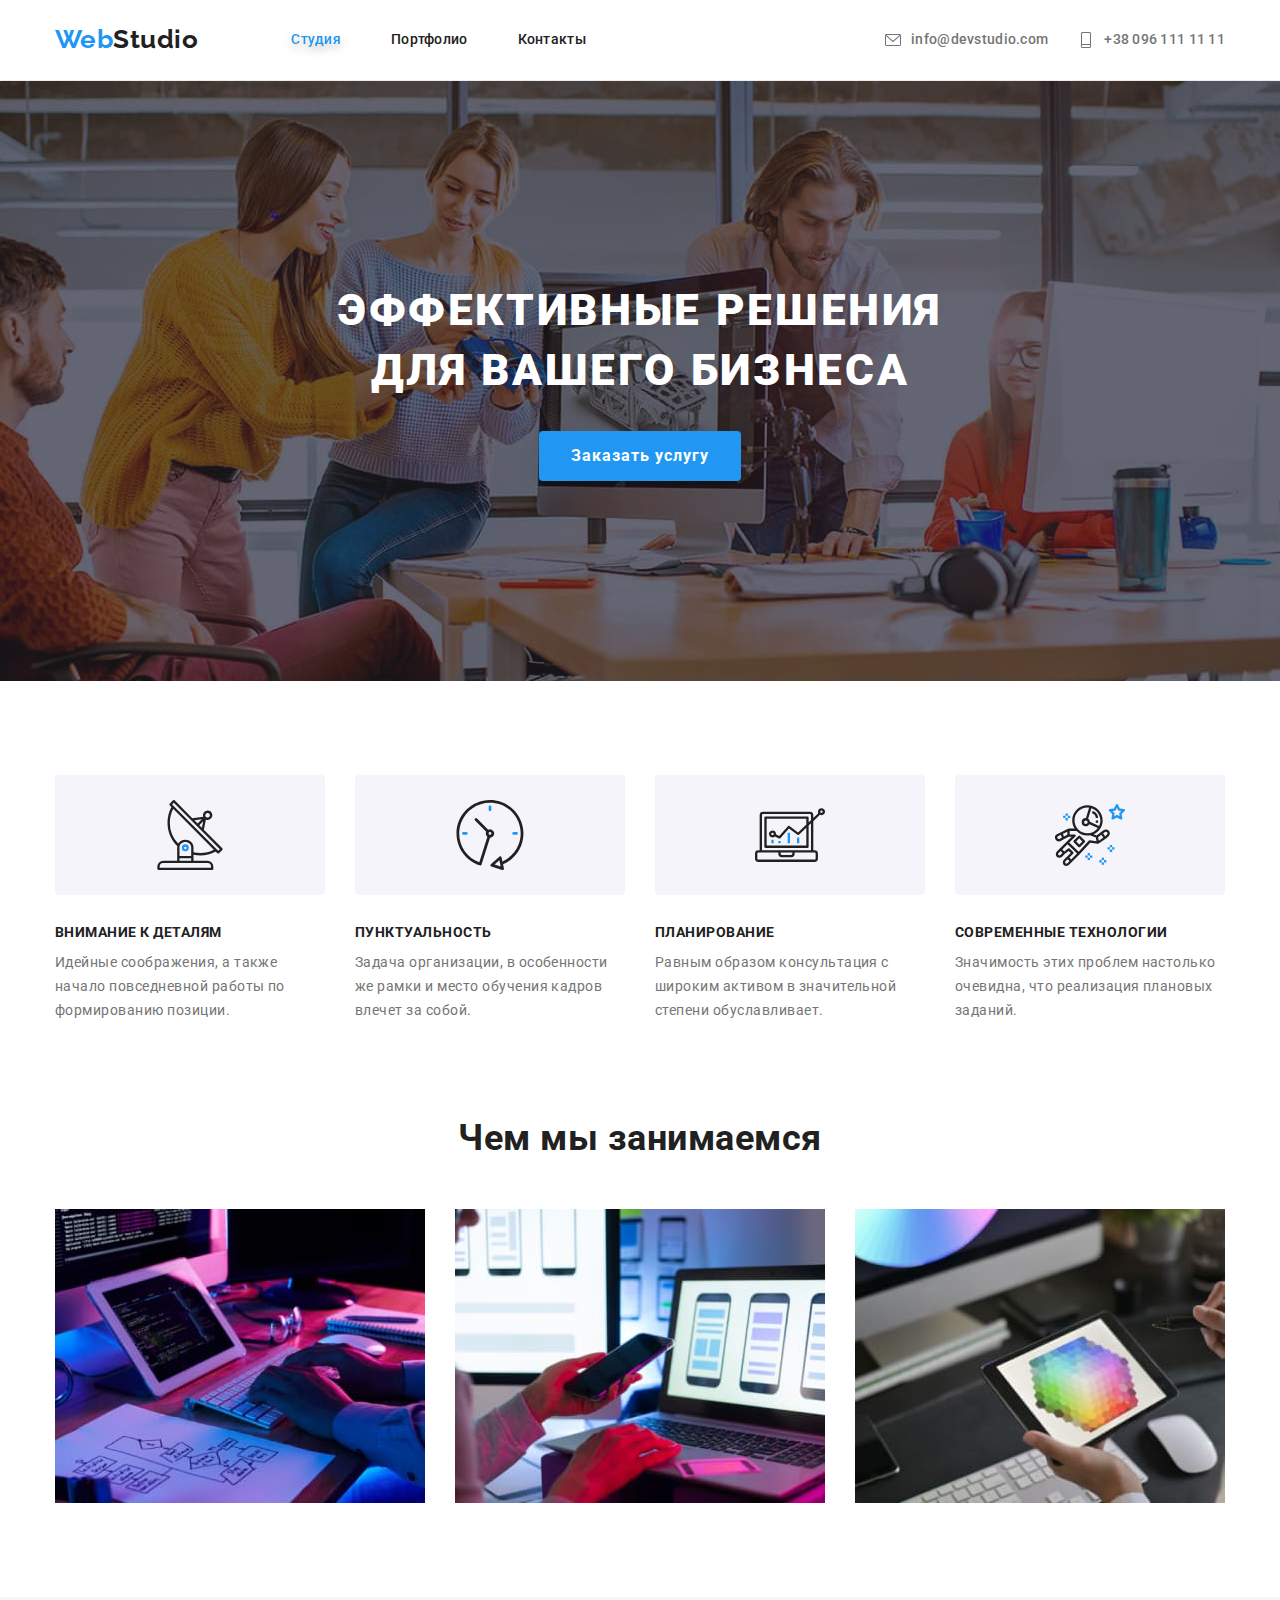
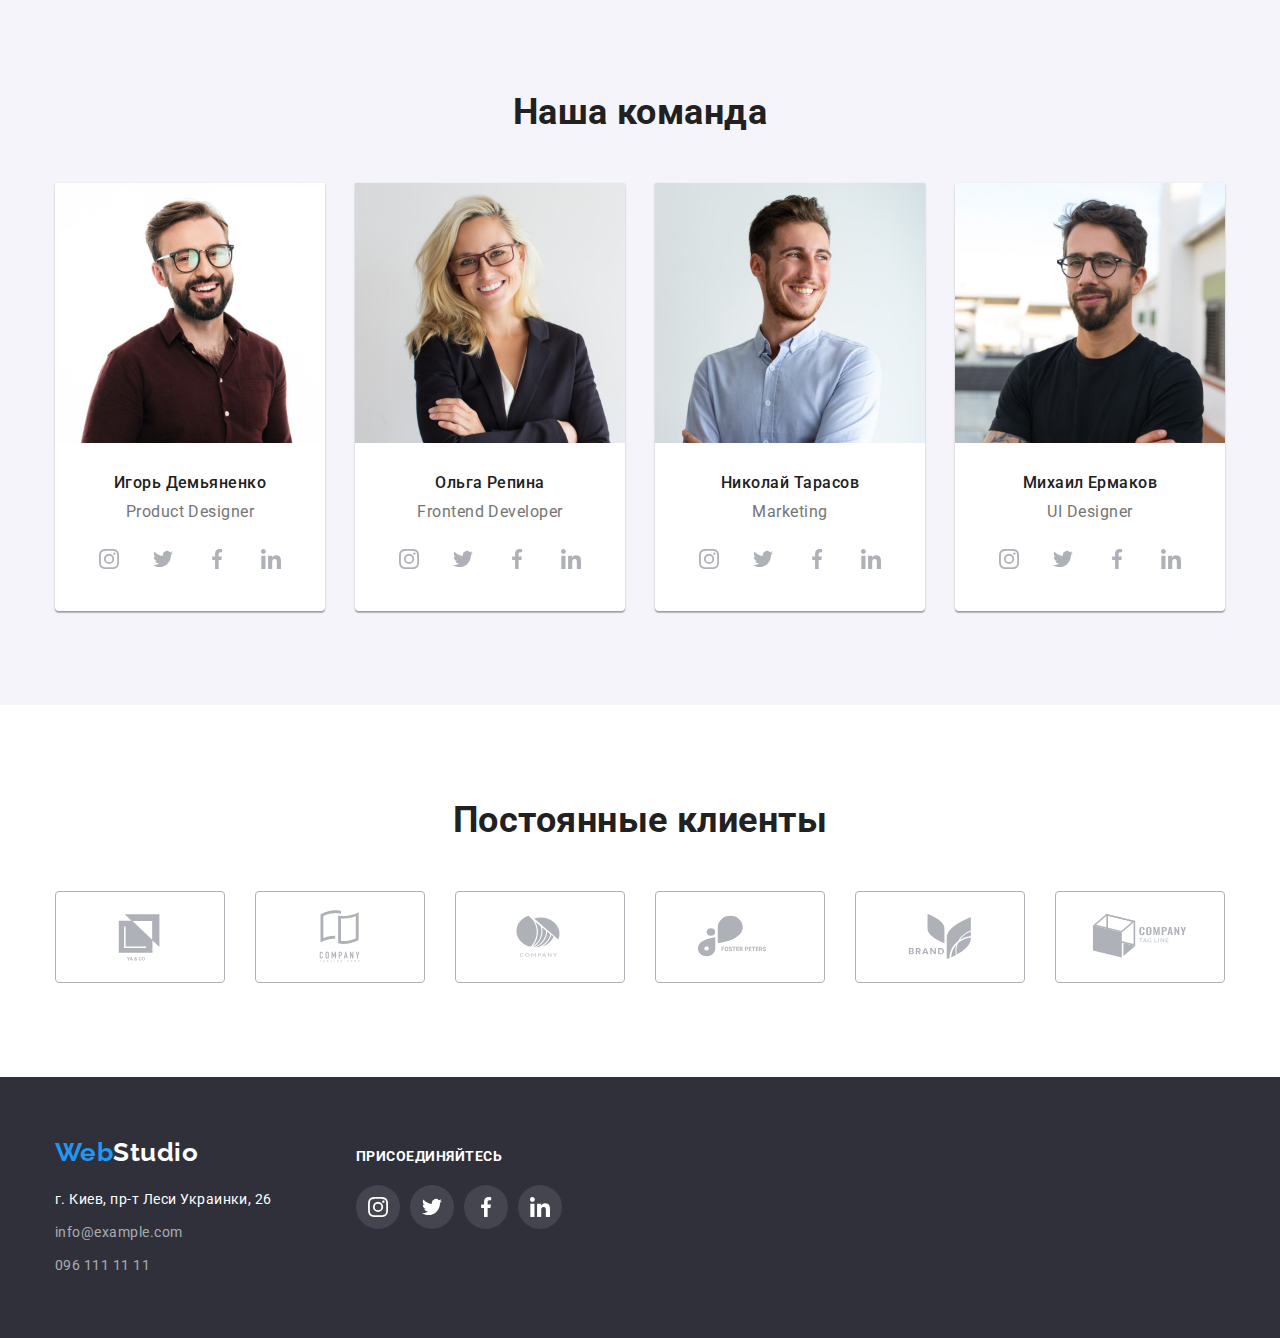
<file: index.html>
<!DOCTYPE html>
<html lang="ru">
  <head>
    <meta charset="UTF-8" />
    <meta http-equiv="X-UA-Compatible" content="IE=edge" />
    <meta name="viewport" content="width=device-width, initial-scale=1.0" />
    <title>Главная</title>
    <link href="https://fonts.googleapis.com/css2?family=Raleway:wght@700&family=Roboto:wght@400;500;700;900&display=swap"
      rel="stylesheet">
    <link rel="stylesheet" href="https://cdnjs.cloudflare.com/ajax/libs/modern-normalize/1.1.0/modern-normalize.min.css" />
    <link rel="stylesheet" href="./css/styles.css" />
  </head>

  <body>
    <!-- Верхняя линия -->
    <header class="top">
      <div class="container main-nav">
      <a href="./" class="link">Web<span class="studio">Studio</span></a>

      <nav >
        <ul class="site-nav list">
          <li class="item"><a href="./" class="current link">Студия</a></li>
          <li class="item"><a href="./portfolio.html" class="link">Портфолио</a></li>
          <li class="item"><a href="" class="link">Контакты</a></li>
        </ul>
      </nav>

      <ul class="contacts list">
        <li class="items">
          <a href="mailto:info@devstudio.com" class="icon link">
            <svg width="16px" height="16px" class="icon-picture">
            <use href="./images/icons.svg#envelope">
            </use>
          </svg>
          info@devstudio.com
        </a>
        </li>
        <li class="items">
          <a href="tel:+380961111111" class="icon link">
            <svg width="16px" height="16px" class="icon-picture">
              <use href="./images/icons.svg#phone">
              </use>
            </svg>
            +38 096 111 11 11
          </a>
        </li>
      </ul>
      </div>
    </header>

    <main>
      <!--Шапка-->
      <section class="head">
        <div class="container">
        <h1 class="head-title">Эффективные решения для вашего бизнеса</h1>
        <button type="button" class="head-button">Заказать услугу</button>
        </div>
      </section>

      <!--Особенности-->
      <section class="features section">
        <div class="container">
        <h2 class="visually-hidden">Особенности</h2>
        <ul class="features-list list">
          <li class="item">
            <div class="features-icon-background">
            <svg class="features-icon" width="70px" height="70px">
              <use href="./images/icons.svg#antenna"></use>
            </svg>
            </div>
            <h3 class="features-title">Внимание к деталям</h3>
            <p class="features-title-text">
              Идейные соображения, а также начало повседневной работы по
              формированию позиции.
            </p>
          </li>
          <li class="item">
            <div class="features-icon-background">
              <svg class="features-icon" width="70px" height="70px">
                <use href="./images/icons.svg#clock"></use>
              </svg>
            </div>
            <h3 class="features-title">Пунктуальность</h3>
            <p class="features-title-text">
              Задача организации, в особенности же рамки и место обучения кадров
              влечет за собой.
            </p>
          </li>
          <li class="item">
            <div class="features-icon-background">
              <svg class="features-icon" width="70px" height="70px">
                <use href="./images/icons.svg#diagram"></use>
              </svg>
            </div>
            <h3 class="features-title">Планирование</h3>
            <p class="features-title-text">
              Равным образом консультация с широким активом в значительной
              степени обуславливает.
            </p>
          </li>
          <li class="item">
            <div class="features-icon-background">
            <svg class="features-icon" width="70px" height="70px">
              <use href="./images/icons.svg#astronaut"></use>
            </svg>
          </div>
            <h3 class="features-title">Современные технологии</h3>
            <p class="features-title-text">
              Значимость этих проблем настолько очевидна, что реализация
              плановых заданий.
            </p>
          </li>
        </ul>
        </div>
      </section>

      <!--Чем мы занимаемся-->
      <section class="work section">
        <div class="container">
        <h2 class="work-title">Чем мы занимаемся</h2>
        <ul class="work-list list">
          <li class="item">
            <img src="./images/imga.jpg" alt="Структура сайта" width="370" />
          </li>
          <li class="item">
            <img
              src="./images/imgb.jpg"
              alt="Мобильные приложения"
              width="370"
            />
          </li>
          <li class="item">
            <img src="./images/imgc.jpg" alt="Оформление" width="370" />
          </li>
        </ul>
        </div>
      </section>

      <!--Наша команда-->
      <section class="team section">
        <div class="container">
        <h2 class="team-title">Наша команда</h2>
        <ul class="team-list list">
          <li class="item">
            <img src="images/photoa.jpg" alt="Photo 1" width="270" />
            <div class="item-bottom">
            <h3 class="team-title-name">Игорь Демьяненко</h3>
            <p lang="en" class="team-title-profession">Product Designer</p>
            <ul class="list-of-icons">
              <li class="list-of-icons-item list">
                <a class="icon-link link" href="">
            <svg class="item-bottom icon" width="20px" height="20px">
              <use href="./images/icons.svg#instagram"></use>
            </svg>
            </a>
            </li>
            <li class="list-of-icons-item list">
              <a href="" class="icon-link link">
              <svg class="item-bottom icon" width="20px" height="20px">
                <use href="./images/icons.svg#twitter"></use>
              </svg>
              </a>
            </li>
            <li class="list-of-icons-item list">
              <a href="" class="icon-link link">
              <svg class="item-bottom icon" width="20px" height="20px">
                <use href="./images/icons.svg#facebook"></use>
              </svg>
              </a>
            </li>
            <li class="list-of-icons-item list">
              <a href="" class="icon-link link">
              <svg class="item-bottom icon" width="20px" height="20px">
                <use href="./images/icons.svg#linkedin"></use>
              </svg>
              </a>
            </li>
            </ul>
          </div>
          </li>
          <li class="item">
            <img src="images/photob.jpg" alt="Photo 2" width="270" />
            <div class="item-bottom">
            <h3 class="team-title-name">Ольга Репина</h3>
            <p  lang="en" class="team-title-profession">Frontend Developer</p>
            <ul class="list-of-icons">
              <li class="list-of-icons-item list">
                <a class="icon-link link" href="">
                  <svg class="item-bottom icon" width="20px" height="20px">
                    <use href="./images/icons.svg#instagram"></use>
                  </svg>
                </a>
              </li>
              <li class="list-of-icons-item list">
                <a href="" class="icon-link link">
                  <svg class="item-bottom icon" width="20px" height="20px">
                    <use href="./images/icons.svg#twitter"></use>
                  </svg>
                </a>
              </li>
              <li class="list-of-icons-item list">
                <a href="" class="icon-link link">
                  <svg class="item-bottom icon" width="20px" height="20px">
                    <use href="./images/icons.svg#facebook"></use>
                  </svg>
                </a>
              </li>
              <li class="list-of-icons-item list">
                <a href="" class="icon-link link">
                  <svg class="item-bottom icon" width="20px" height="20px">
                    <use href="./images/icons.svg#linkedin"></use>
                  </svg>
                </a>
              </li>
            </ul>
            </div>
          </li>
          <li class="item">
            <img src="images/photoc.jpg" alt="Photo 3" width="270" />
            <div class="item-bottom">
            <h3 class="team-title-name">Николай Тарасов</h3>
            <p lang="en" class="team-title-profession">Marketing</p>
            <ul class="list-of-icons">
              <li class="list-of-icons-item list">
                <a class="icon-link link" href="">
                  <svg class="item-bottom icon" width="20px" height="20px">
                    <use href="./images/icons.svg#instagram"></use>
                  </svg>
                </a>
              </li>
              <li class="list-of-icons-item list">
                <a href="" class="icon-link link">
                  <svg class="item-bottom icon" width="20px" height="20px">
                    <use href="./images/icons.svg#twitter"></use>
                  </svg>
                </a>
              </li>
              <li class="list-of-icons-item list">
                <a href="" class="icon-link link">
                  <svg class="item-bottom icon" width="20px" height="20px">
                    <use href="./images/icons.svg#facebook"></use>
                  </svg>
                </a>
              </li>
              <li class="list-of-icons-item list">
                <a href="" class="icon-link link">
                  <svg class="item-bottom icon" width="20px" height="20px">
                    <use href="./images/icons.svg#linkedin"></use>
                  </svg>
                </a>
              </li>
            </ul>
            </div>
          </li>
          <li class="item">
            <img src="images/photod.jpg" alt="Photo 4" width="270" />
            <div class="item-bottom">
            <h3 class="team-title-name">Михаил Ермаков</h3>
            <p lang="en" class="team-title-profession">UI Designer</p>
            <ul class="list-of-icons">
              <li class="list-of-icons-item list">
                <a class="icon-link link" href="">
                  <svg class="item-bottom icon" width="20px" height="20px">
                    <use href="./images/icons.svg#instagram"></use>
                  </svg>
                </a>
              </li>
              <li class="list-of-icons-item list">
                <a href="" class="icon-link link">
                  <svg class="item-bottom icon" width="20px" height="20px">
                    <use href="./images/icons.svg#twitter"></use>
                  </svg>
                </a>
              </li>
              <li class="list-of-icons-item list">
                <a href="" class="icon-link link">
                  <svg class="item-bottom icon" width="20px" height="20px">
                    <use href="./images/icons.svg#facebook"></use>
                  </svg>
                </a>
              </li>
              <li class="list-of-icons-item list">
                <a href="" class="icon-link link">
                  <svg class="item-bottom icon" width="20px" height="20px">
                    <use href="./images/icons.svg#linkedin"></use>
                  </svg>
                </a>
              </li>
            </ul>
            </div>
          </li>
        </ul>
        </div>
      </section>

      <section class="section clients">
        <div class="container">
<h2 class="clients-title">Постоянные клиенты</h2>
<ul class="clients-list list">
  <li class="item">
    <a href="" class="item-box">
    <svg class="clients-icon" width="106px" height="60px">
      <use href="./images/icons.svg#Logo1"></use>
    </svg>
    </a>
  </li>
  <li class="item">
    <a href="" class="item-box">
    <svg class="clients-icon" width="106px" height="60px">
      <use href="./images/icons.svg#Logo2"></use>
    </svg>
    </a>
  </li>
  <li class="item">
    <a href="" class="item-box">
    <svg class="clients-icon" width="106px" height="60px">
      <use href="./images/icons.svg#Logo3"></use>
    </svg>
    </a>
  </li>
  <li class="item">
    <a href="" class="item-box">
    <svg class="clients-icon" width="106px" height="60px">
      <use href="./images/icons.svg#Logo4"></use>
    </svg>
    </a>
  </li>
  <li class="item">
    <a href="" class="item-box">
    <svg class="clients-icon" width="106px" height="60">
      <use href="./images/icons.svg#Logo5"></use>
    </svg>
    </a>
  </li>
  <li class="item">
    <a href="" class="item-box">
    <svg class="clients-icon" width="106px" height="60px">
      <use href="./images/icons.svg#Logo6"></use>
    </svg>
    </a>
  </li>
</ul>
        </div>
      </section>
    </main>

    <!--Подвал-->
    <footer class="bottom">
      <div class="container container-bottom">
        <div class="bottom-left">
      <a href="./" class="bottom-link link">Web<span class="bottom-studio">Studio</span></a>
      <address class="bottom-block">
        <ul class="list">
          <li class="list-title">г. Киев, пр-т Леси Украинки, 26</li>
          <li class="list-contacts"><a href="mailto:info@example.com" class="link">info@example.com</a></li>
          <li class="list-contacts"><a href="tel:+380961111111" class="link">096 111 11 11</a></li>
        </ul>
      </address>
      </div>
      <div class="links">
        <p class="bottom-title">Присоединяйтесь</p>
        <ul class="bottom-icon-list">
          <li class="bottom-icon-list-item list">
            <a class="icon-link link" href="">
              <svg class="item-bottom icon" width="20px" height="20px">
                <use href="./images/icons.svg#instagram"></use>
              </svg>
            </a>
          </li>
          <li class="bottom-icon-list-item list">
            <a class="icon-link link" href="">
              <svg class="item-bottom icon" width="20px" height="20px">
                <use href="./images/icons.svg#twitter"></use>
              </svg>
            </a>
          </li>
          <li class="bottom-icon-list-item list">
            <a class="icon-link link" href="">
              <svg class="item-bottom icon" width="20px" height="20px">
                <use href="./images/icons.svg#facebook"></use>
              </svg>
            </a>
          </li>
          <li class="bottom-icon-list-item list">
            <a class="icon-link link" href="">
              <svg class="item-bottom icon" width="20px" height="20px">
                <use href="./images/icons.svg#linkedin"></use>
              </svg>
            </a>
          </li>
        </ul>
      </div>
      </div>
    </footer>
  </body>
</html>
</file>
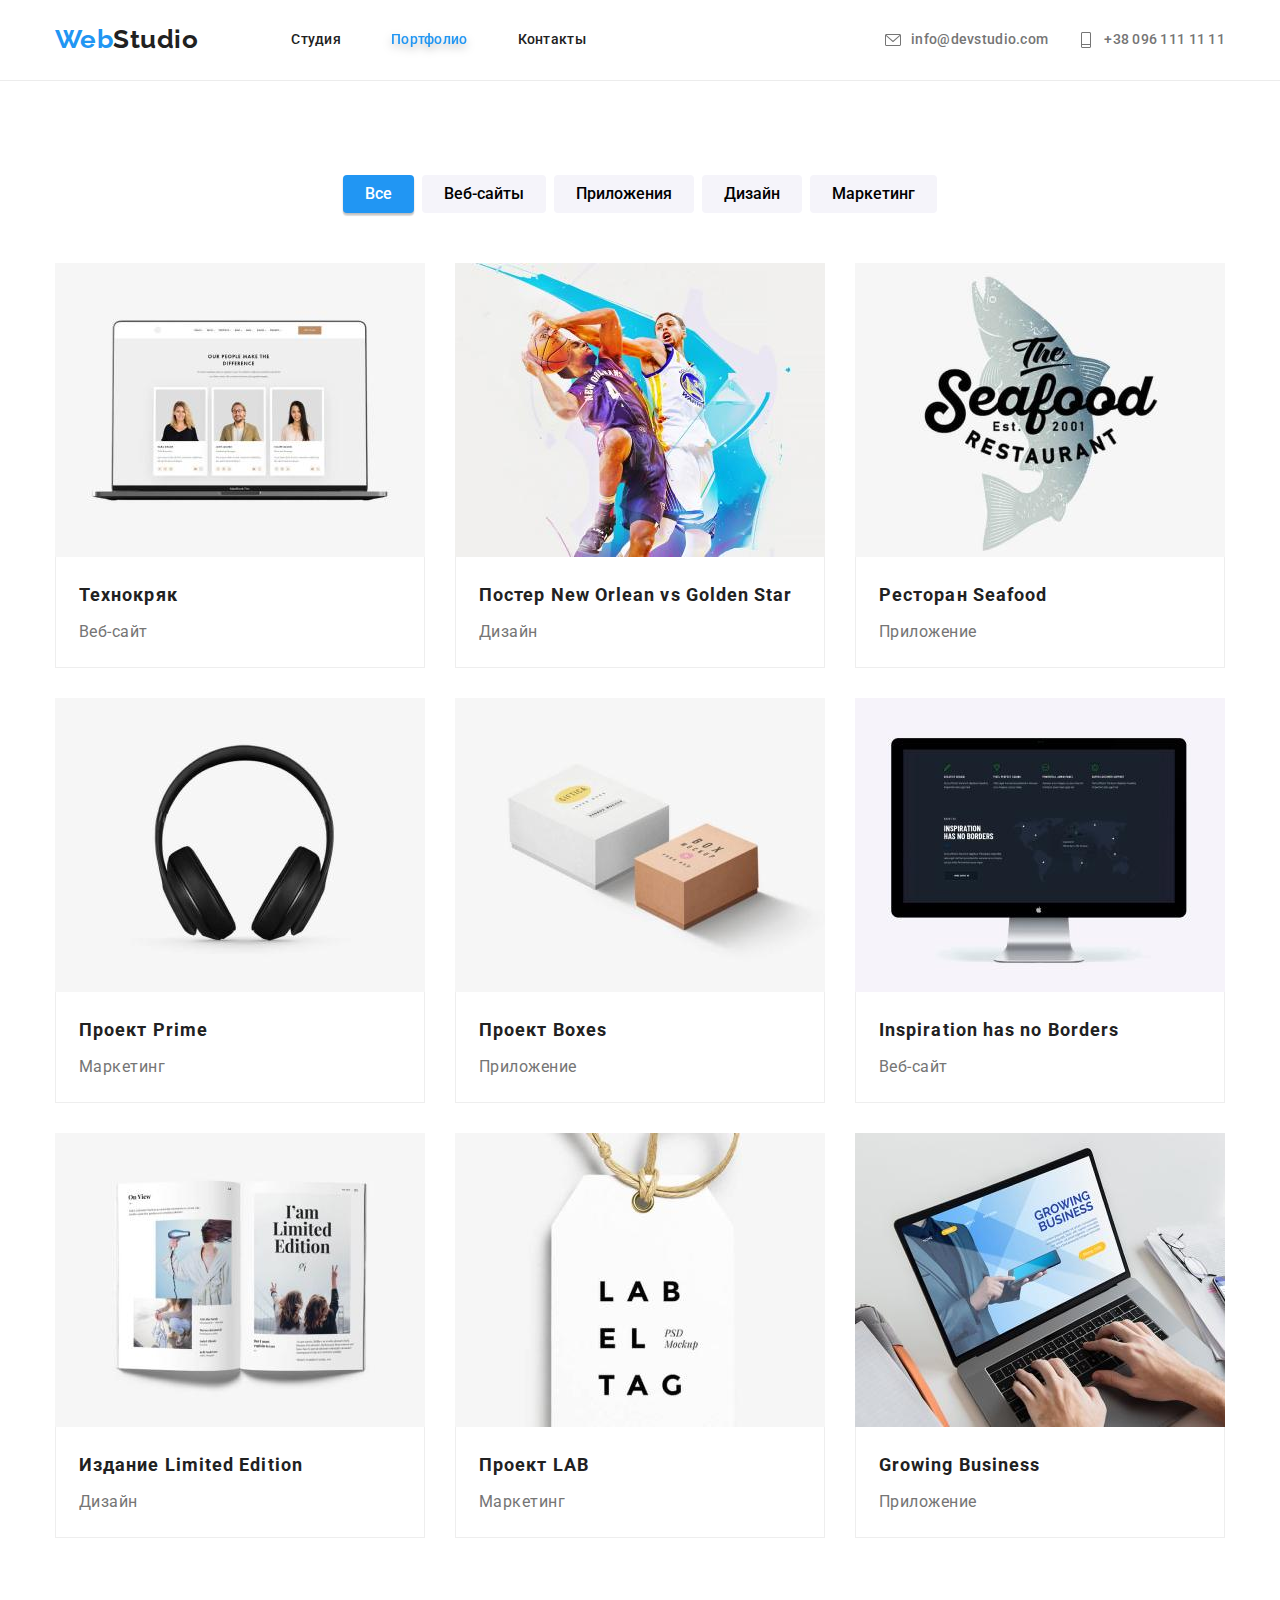
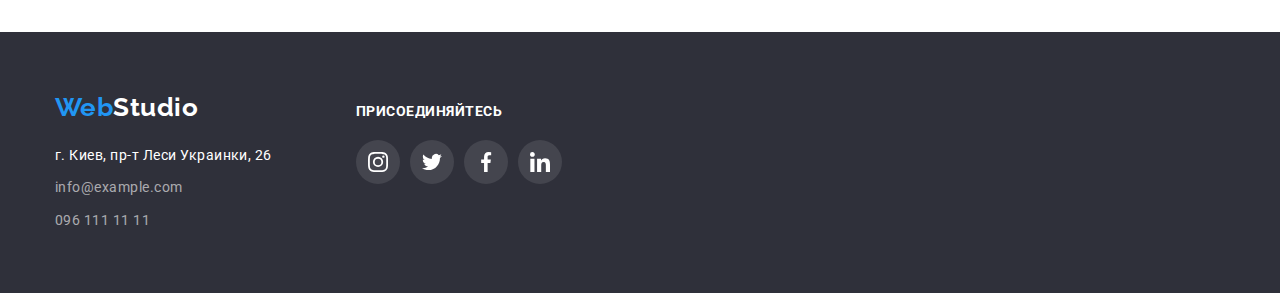
<file: portfolio.html>
<!DOCTYPE html>
<html lang="en">
<head>
    <meta charset="UTF-8">
    <meta http-equiv="X-UA-Compatible" content="IE=edge">
    <meta name="viewport" content="width=device-width, initial-scale=1.0">
    <title>Портфолио</title>
    
    <link href="https://fonts.googleapis.com/css2?family=Raleway:wght@700&family=Roboto:wght@400;500;700;900&display=swap"
        rel="stylesheet">
    <link rel="stylesheet" href="https://cdnjs.cloudflare.com/ajax/libs/modern-normalize/1.1.0/modern-normalize.min.css" />
    <link rel="stylesheet" href="./css/styles.css"/>
</head>
<body>
    <!-- Верхняя линия -->
    <header class="top">
        <div class="container main-nav">
        <a href="./" class="link">Web<span class="studio">Studio</span></a>
        <nav>
            <ul class="site-nav list">
                <li class="item"><a href="./index.html" class="link">Студия</a></li>
                <li class="item"><a href="./portfolio.html" class="current link">Портфолио</a></li>
                <li class="item"><a href="" class="link">Контакты</a></li>
            </ul>
        </nav>
    
        <ul class="contacts list">
            <li class="items">
                <a href="mailto:info@devstudio.com" class="icon link">
                    <svg width="16px" height="16px" class="icon-picture">
                        <use href="./images/icons.svg#envelope">
                        </use>
                    </svg>
                    info@devstudio.com
                </a>
            </li>
            <li class="items">
                <a href="tel:+380961111111" class="icon link">
                    <svg width="16px" height="16px" class="icon-picture">
                        <use href="./images/icons.svg#phone">
                        </use>
                    </svg>
                    +38 096 111 11 11
                </a>
            </li>
        </ul>
    </div>
        
    </header>

    <main>
        <section class="section">
            <div class="container">
            <h1 class="visually-hidden">Портфолио</h1>
        <!--Фильтр-->
            <ul class="btn list">
                <li class="item"><button type="button" class="buttons btn-active">Все</button></li>
                <li class="item"><button type="button" class="buttons">Веб-сайты</button></li>
                <li class="item"><button type="button" class="buttons">Приложения</button></li>
                <li class="item"><button type="button" class="buttons">Дизайн</button></li>
                <li class="item"><button type="button" class="buttons">Маркетинг</button></li>
            </ul>

            <!--Список проектов-->
            <ul class="projects list">
                <li class="item">
                    <a href="" class="projects-item link">
                    <img src="./images/img1.jpg" alt="ноутбук с изображениями" width="370">
                    <div class="item-line">
                    <h2 class="list-projects">Технокряк</h2>
                    <p class="list-items">Веб-сайт</p>
                    </div>
                    </a>
                </li>
                <li class="item">
                    <a href="" class="projects-item link">
                    <img src="./images/img2.jpg" alt="баскетболисты" width="370">
                    <div class="item-line">
                    <h2 class="list-projects">Постер <span lang="en">New Orlean vs Golden Star</span></h2>
                    <p class="list-items">Дизайн</p>
                    </div>
                    </a>
                </li>
                <li class="item">
                    <a href="" class="projects-item link">
                    <img src="./images/img3.jpg" alt="рыба с надписью" width="370">
                    <div class="item-line">
                    <h2 class="list-projects">Ресторан <span lang="en">Seafood</span></h2>
                    <p class="list-items">Приложение</p>
                    </div>
                    </a>
                </li>
                <li class="item">
                    <a href="" class="projects-item link">
                    <img src="./images/img4.jpg" alt="наушники" width="370">
                    <div class="item-line">
                    <h2 class="list-projects">Проект <span lang="en">Prime</span></h2>
                    <p class="list-items">Маркетинг</p>
                    </div>
                    </a>
                </li>
                <li class="item">
                    <a href="" class="projects-item link">
                    <img src="./images/img5.jpg" alt="коробки" width="370">
                    <div class="item-line">
                    <h2 class="list-projects">Проект <span lang="en">Boxes</span></h2>
                    <p class="list-items">Приложение</p>
                    </div>
                    </a>
                </li>
                <li class="item">
                    <a href="" class="projects-item link">
                    <img src="./images/img6.jpg" alt="монитор" width="370">
                    <div class="item-line">
                    <h2 lang="en" class="list-projects">Inspiration has no Borders</h2>
                    <p class="list-items">Веб-сайт</p>
                    </div>
                    </a>
                </li>
                <li class="item">
                    <a href="" class="projects-item link">
                    <img src="./images/img7.jpg" alt="книга" width="370">
                    <div class="item-line">
                    <h2 class="list-projects">Издание <span lang="en">Limited Edition</span></h2>
                    <p class="list-items">Дизайн</p>
                    </div>
                    </a>
                </li>
                <li class="item">
                    <a href="" class="projects-item link">
                    <img src="./images/img8.jpg" alt="брелок" width="370">
                    <div class="item-line">
                    <h2 class="list-projects">Проект <span lang="en">LAB</span></h2>
                    <p class="list-items">Маркетинг</p>
                    </div>
                    </a>
                </li>
                <li class="item">
                    <a href="" class="projects-item link">
                    <img src="./images/img9.jpg" alt="ноутбук в работе" width="370">
                    <div class="item-line">
                    <h2 lang="en" class="list-projects">Growing Business</h2>
                    <p class="list-items">Приложение</p>
                    </div>
                    </a>
                </li>
            </ul>
            </div>
        </section>
    </main>

    <!--Подвал-->
    <footer class="bottom">
        <div class="container container-bottom">
            <div class="bottom-left">
                <a href="./" class="bottom-link link">Web<span class="bottom-studio">Studio</span></a>
                <address class="bottom-block">
                    <ul class="list">
                        <li class="list-title">г. Киев, пр-т Леси Украинки, 26</li>
                        <li class="list-contacts"><a href="mailto:info@example.com" class="link">info@example.com</a></li>
                        <li class="list-contacts"><a href="tel:+380961111111" class="link">096 111 11 11</a></li>
                    </ul>
                </address>
            </div>
            <div class="links">
                <p class="bottom-title">Присоединяйтесь</p>
                <ul class="bottom-icon-list">
                    <li class="bottom-icon-list-item list">
                        <a class="icon-link link" href="">
                            <svg class="item-bottom icon" width="20px" height="20px">
                                <use href="./images/icons.svg#instagram"></use>
                            </svg>
                        </a>
                    </li>
                    <li class="bottom-icon-list-item list">
                        <a class="icon-link link" href="">
                            <svg class="item-bottom icon" width="20px" height="20px">
                                <use href="./images/icons.svg#twitter"></use>
                            </svg>
                        </a>
                    </li>
                    <li class="bottom-icon-list-item list">
                        <a class="icon-link link" href="">
                            <svg class="item-bottom icon" width="20px" height="20px">
                                <use href="./images/icons.svg#facebook"></use>
                            </svg>
                        </a>
                    </li>
                    <li class="bottom-icon-list-item list">
                        <a class="icon-link link" href="">
                            <svg class="item-bottom icon" width="20px" height="20px">
                                <use href="./images/icons.svg#linkedin"></use>
                            </svg>
                        </a>
                    </li>
                </ul>
            </div>
        </div>
    </footer>
</body>
</html>
</file>
<file: css/styles.css>
/*
blue #2196F3 
primary-background #FFFFFF
primary-text #212121
secondary-text #757575
footer-background #2F303A
adress-color #FFFFFF 60 %
secondary-background #F5F4FA
*/

:root {
  --accent: #2196f3;
  --primary-background-color: #ffffff;
  --primary-text-color: #212121;
  --second-primary-text-color: #ffffff;
  --secondary-text-color: #757575;
  --footer-background-color: #2f303a;
  --address-color: rgba(255, 255, 255, 60%);
  --secondary-background-color: #f5f4fa;
  --icons-color: #afb1b8;
}

body {
  background-color: var(--primary-background-color);
  color: var(--primary-text-color);

  font-family: Roboto, sans-serif;
  letter-spacing: 0.03em;
}

/*Утилита*/

.list {
  list-style: none;
  padding: 0;
  margin: 0;
}

/*a,
button {
  outline: none;
}*/

.link {
  text-decoration: none;
  font-style: normal;
}

img {
  display: block;
  max-width: 100%;
  height: auto;
}

/*container*/
.container {
  align-items: center;
  margin-left: auto;
  margin-right: auto;
  width: 1200px;
  padding-left: 15px;
  padding-right: 15px;
}

/*Логотип*/
.main-nav .link,
.bottom-link {
  color: var(--accent);

  font-family: Raleway;
  font-weight: 700;
  font-size: 26px;
  line-height: 1.2;
}

.studio {
  color: var(--primary-text-color);

  font-family: Raleway, sans-serif;
  font-weight: 700;
  font-size: 26px;
  line-height: 1.2;
}

.bottom-studio {
  color: var(--second-primary-text-color);

  font-family: Raleway;
  font-weight: 700;
  font-size: 26px;
  line-height: 1.2;
}

/*navigation*/

.top {
  border-bottom: 1px solid #ececec;
}

.main-nav {
  display: flex;
}

.main-nav .link {
  padding-top: 0px;
  padding-bottom: 0px;
}

.site-nav {
  display: flex;
  margin-left: 93px;
}

.site-nav .item:not(:last-child) {
  margin-right: 50px;
}

.site-nav .link {
  display: block;
  padding-top: 32px;
  padding-bottom: 32px;
  color: var(--primary-text-color);

  font-family: Roboto, sans-serif;
  font-weight: 500;
  font-size: 14px;
  line-height: 1.14;
  letter-spacing: 0.02em;
}

.site-nav .link:hover,
.site-nav .link:focus,
.list-contacts .link:hover,
.list-contacts .link:focus {
  color: var(--accent);
}

.current.link {
  filter: drop-shadow(0px 4px 4px rgba(0, 0, 0, 0.25));
  color: var(--accent);
}

/*contacts*/

.contacts,
.contacts .items {
  display: flex;
  margin-left: auto;
  align-items: center;
  color: var(--secondary-text-color);
  vertical-align: middle;
}

.contacts .items + .items {
  margin-left: 30px;
}

.icon.link {
  display: flex;
  fill: currentColor;
  vertical-align: middle;
}

.items .link:hover,
.items .link:focus {
  color: var(--accent);
}

.icon-picture {
  margin-right: 10px;
}

.contacts .link {
  padding-top: 32px;
  padding-bottom: 32px;
  color: var(--secondary-text-color);

  font-family: Roboto, sans-serif;
  font-weight: 500;
  font-size: 14px;
  line-height: 1.14;
  letter-spacing: 0.02em;
}

/*top section*/

.head {
  padding-top: 200px;
  padding-bottom: 200px;
  text-align: center;
  margin-left: auto;
  margin-right: auto;

  background-image: linear-gradient(
      to right,
      rgba(47, 48, 58, 0.4),
      rgba(47, 48, 58, 0.4)
    ),
    url(../images/background.jpg);
  background-size: cover;
  background-position: center;
  background-repeat: no-repeat;
  min-height: 600px;
  max-width: 1600px;
}

.head-title {
  width: 696px;
  margin-left: auto;
  margin-right: auto;
  margin-top: 0;
  margin-bottom: 30px;

  color: var(--second-primary-text-color);

  font-weight: 900;
  font-size: 44px;
  line-height: 1.36;
  letter-spacing: 0.06em;
  text-transform: uppercase;
}

.head-button {
  padding: 10px 32px;
  background-color: var(--accent);
  color: var(--second-primary-text-color);

  font-family: inherit;
  cursor: pointer;
  font-weight: 700;
  font-size: 16px;
  line-height: 1.87;
  display: inline-block;
  align-items: center;
  letter-spacing: 0.06em;

  border-radius: 4px;
  border-style: none;
  box-shadow: 0px 4px 4px rgba(0, 0, 0, 0.15);
}

.head-button:hover,
.head-button:focus {
  background-color: #188ce8;
}

/*main contant*/

.features-title,
.work-title,
.team-title,
.team-title-name {
  color: var(--primary-text-color);
}

/*Особенности*/

.section {
  padding-top: 94px;
  padding-bottom: 94px;
}

/*hidden h2 Особенности*/
.visually-hidden {
  position: absolute;
  width: 1px;
  height: 1px;
  margin: -1px;
  border: 0;
  padding: 0;

  white-space: nowrap;
  clip-path: inset(100%);
  clip: rect(0 0 0 0);
  overflow: hidden;
}

.features-list {
  display: flex;
  flex-wrap: wrap;
}

.features-list .item {
  width: calc((100% - 90px) / 4);
  margin-right: 30px;
  margin-bottom: 30px;
}

.features-list .item:nth-child(4n) {
  margin-right: 0;
}

.features-list .item:nth-last-child(-n + 4) {
  margin-bottom: 0;
}

.features-icon-background {
  display: flex;
  justify-content: center;
  align-items: center;
  margin-bottom: 30px;
  height: 120px;
  width: 270px;
  background-color: var(--secondary-background-color);
  border-radius: 4px;
}

.features-title {
  margin-top: 0;
  margin-bottom: 10px;

  font-weight: 700;
  font-size: 14px;
  line-height: 1.14;
  text-transform: uppercase;
}

.features-title-text {
  margin-top: 0;
  margin-bottom: 0;
  color: var(--secondary-text-color);

  font-size: 14px;
  line-height: 1.71;
}

/*Чем мы занимаемся*/

.work.section {
  padding-top: 0;
}

.work-title,
.team-title,
.clients-title {
  text-align: center;
  margin-bottom: 50px;
  margin-top: 0;

  font-weight: 700;
  font-size: 36px;
  line-height: 1.17;
}

.work-list {
  display: flex;
  flex-wrap: wrap;
}

.work-list .item {
  width: 370px;
  margin-right: 30px;
  margin-bottom: 30px;
}

.work-list .item:nth-child(3n) {
  margin-right: 0;
}

.work-list .item:nth-last-child(-n + 3) {
  margin-bottom: 0;
}

/*Наша команда*/

.team {
  background-color: var(--secondary-background-color);
}

.team-title {
  margin-bottom: 50px;
}

.clients-list,
.team-list {
  display: flex;
  flex-wrap: wrap;
}

.team-list .item {
  text-align: center;
  width: 270px;
  margin-right: 30px;
  margin-bottom: 30px;

  background-color: var(--primary-background-color);

  box-shadow: 0px 1px 3px rgba(0, 0, 0, 0.12), 0px 1px 1px rgba(0, 0, 0, 0.14),
    0px 2px 1px rgba(0, 0, 0, 0.2);
  border-radius: 0px 0px 4px 4px;
}

.team-list .item:nth-child(4n) {
  margin-right: 0;
}

.team-list .item:nth-last-child(-n + 4) {
  margin-bottom: 0;
}

.item .item-bottom {
  padding-top: 30px;
  padding-right: 32px;
  padding-bottom: 30px;
  padding-left: 32px;
}

.team-title-name {
  margin-top: 0;
  margin-bottom: 10px;
  font-weight: 500;

  font-size: 16px;
  line-height: 1.19;
}

.team-title-profession {
  margin-top: 0;
  margin-bottom: 16px;

  color: var(--secondary-text-color);

  font-size: 16px;
  line-height: 1.19;
}

.list-of-icons {
  display: flex;
  align-items: center;
  margin-left: auto;
  margin-right: auto;
  padding-left: 0;
}

.list-of-icons-item .link {
  display: flex;
  width: calc((100%-30px) / 4);
  padding: 12px;
  width: 44px;
  height: 44px;
  color: var(--icons-color);
}

.list-of-icons-item:not(:last-child) {
  margin-right: 10px;
}

.list-of-icons-item .link {
  fill: currentColor;
}

.item-bottom.icon {
  padding: 0;
}

.list-of-icons-item .link:hover,
.list-of-icons-item .link:focus {
  background-color: var(--accent);
  border-radius: 50%;
  color: var(--primary-background-color);
}

/*Our Clients*/
.clients-list {
  display: flex;
  flex-wrap: wrap;
}

.clients-list .item {
  width: calc((100% - 150px) / 6);
  margin-right: 30px;
  margin-bottom: 30px;
}

.clients-list .item:nth-child(6n) {
  margin-right: 0;
}

.clients-list .item:nth-last-child(-n + 6) {
  margin-bottom: 0;
}

.item-box {
  display: flex;
  justify-content: center;
  align-items: center;
  height: 92px;
  width: 170px;
  border: 1px solid var(--icons-color);
  border-radius: 4px;

  color: var(--icons-color);
}

.clients-icon {
  fill: currentColor;
}

.item-box:hover,
.item-box:focus {
  border-color: var(--accent);
  color: var(--accent);
}

/*footer*/

.bottom {
  padding-top: 60px;
  padding-bottom: 60px;

  background-color: var(--footer-background-color);
}

.bottom-link {
  display: inline-block;
  margin-bottom: 20px;
}

.container-bottom {
  display: flex;
  align-items: baseline;
}

.bottom-left {
  width: 231px;
  margin-right: 70px;
}

.list-title {
  margin-bottom: 9px;

  color: var(--second-primary-text-color);

  font-style: normal;
  font-size: 14px;
  line-height: 1.71;
}

.list-contacts {
  margin-bottom: 9px;
}

.list-contacts:last-child {
  margin-bottom: 0;
}
.list-contacts .link {
  color: rgba(255, 255, 255, 60%);

  font-size: 14px;
  line-height: 1.71;
}

.bottom-title {
  margin-top: 0;
  margin-bottom: 20px;
  font-weight: 700;
  font-size: 14px;
  line-height: 1.14;
  text-transform: uppercase;

  color: var(--primary-background-color);
}

.bottom-icon-list {
  display: flex;
  margin-top: 0;
  margin-bottom: 0;
  align-items: center;
  margin-left: auto;
  margin-right: auto;
  padding-left: 0;
}

.bottom-icon-list-item .link {
  display: flex;
  width: calc((100%-30px) / 4);

  padding: 12px;
  width: 44px;
  height: 44px;

  color: var(--second-primary-text-color);
  background-color: rgba(255, 255, 255, 0.1);
  border-radius: 50%;
}

.bottom-icon-list-item:not(:last-child) {
  margin-right: 10px;
}

.bottom-icon-list-item .link {
  fill: currentColor;
}

.bottom-icon-list-item .link:hover,
.bottom-icon-list-item .link:focus {
  background-color: var(--accent);
}
/*Portfolio*/

.btn {
  display: flex;
  justify-content: center;
}

.btn .item:not(:last-child) {
  margin-right: 8px;
}

.buttons {
  padding: 6px 22px 6px 22px;

  background-color: var(--secondary-background-color);

  font-family: inherit;
  cursor: pointer;
  font-weight: 500;
  font-size: 16px;
  line-height: 1.63;

  border-radius: 4px;
  border-style: none;
}
.btn-active,
.buttons:hover,
.buttons:focus {
  background-color: var(--accent);
  color: var(--second-primary-text-color);
  box-shadow: 0px 3px 1px rgba(0, 0, 0, 0.1), 0px 1px 2px rgba(0, 0, 0, 0.08),
    0px 2px 2px rgba(0, 0, 0, 0.12);
}

/*Проекты*/

.projects {
  display: flex;
  flex-wrap: wrap;
  margin-top: 50px;
}

.projects .item {
  width: 370px;
  margin-right: 30px;
  margin-bottom: 30px;
  border-bottom: 1px solid #eeeeee;
}

.item-line {
  padding-top: 20px;
  padding-bottom: 20px;
  padding-left: 23px;
  padding-right: 23px;
  border-left: 1px solid #eeeeee;
  border-right: 1px solid #eeeeee;
}

.projects .item:nth-child(3n) {
  margin-right: 0;
}

.projects .item:nth-last-child(-n + 3) {
  margin-bottom: 0;
}

.projects-item:hover,
.projects-item:focus {
  display: inline-block;
  box-shadow: 0px 1px 1px rgba(0, 0, 0, 0.12), 0px 4px 4px rgba(0, 0, 0, 0.06),
    1px 4px 6px rgba(0, 0, 0, 0.16);
}

.list-projects {
  width: 322px;
  margin-top: 0;
  margin-bottom: 4px;
  font-weight: 700;
  font-size: 18px;
  line-height: 2;
  letter-spacing: 0.06em;
  color: var(--primary-text-color);
}

.list-items {
  width: 322px;
  margin-top: 0;
  margin-bottom: 0;
  color: var(--secondary-text-color);

  font-size: 16px;
  line-height: 1.88;
}
</file>
